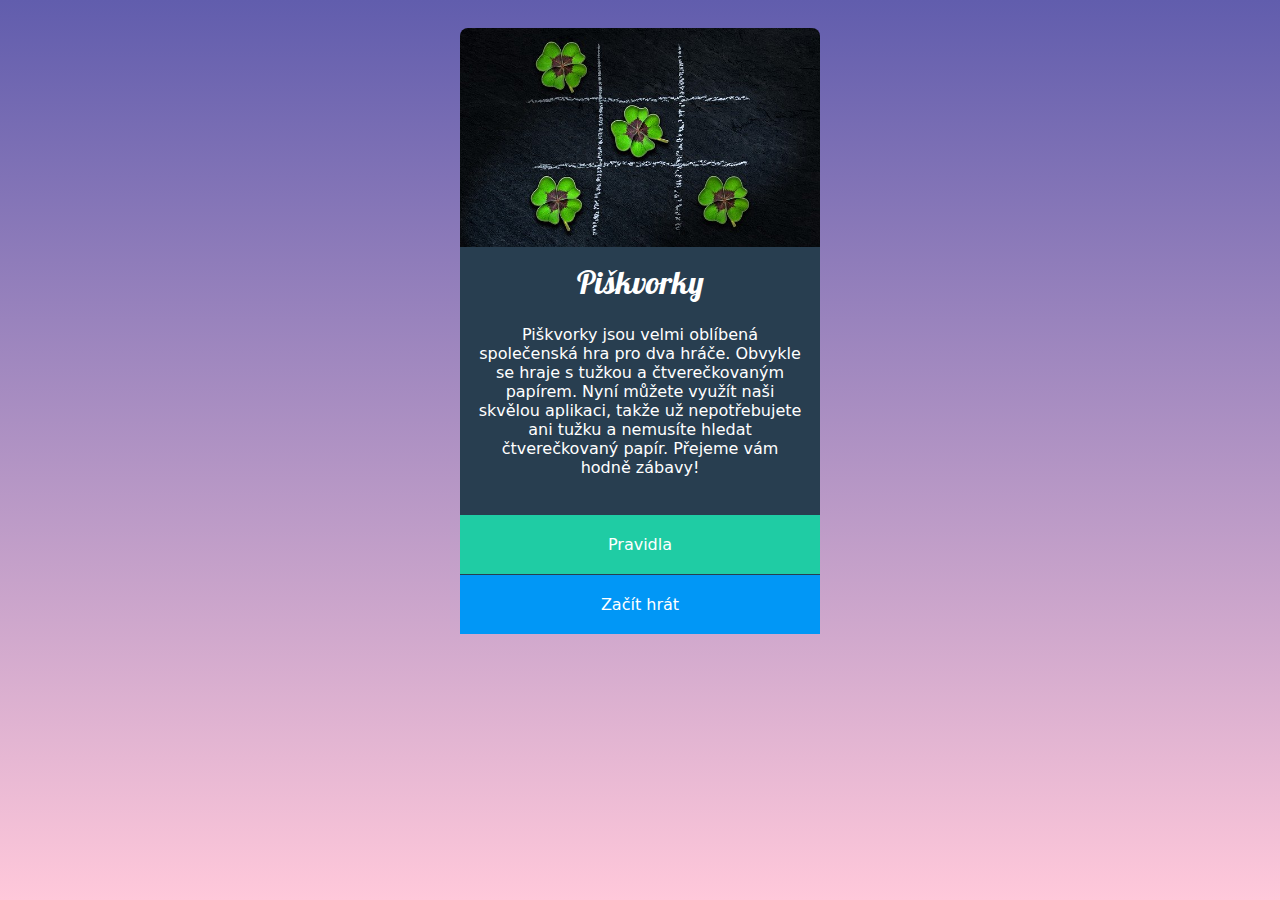
<file: index.html>
<!DOCTYPE html>
<html lang="cs">
  <head>
    <meta charset="UTF-8" />
    <meta http-equiv="X-UA-Compatible" content="IE=edge" />
    <meta name="viewport" content="width=device-width, initial-scale=1.0" />

    <title>Piskvorky</title>
    <link rel="stylesheet" href="style.css" />

    <link rel="preconnect" href="https://fonts.gstatic.com" />

    <link
      href="https://fonts.googleapis.com/css2?family=Lobster&display=swap"
      rel="stylesheet"
    />
  </head>

  <div class="kontejner2">
    <body class="body">
      <img
        class="obrazek1"
        src="uvodni.jpg"
        alt="zelené čtyřlístky na hracím poly"
      />
      <main class="main">
        <h1 class="nazev">Piškvorky</h1>

        <p class="popis">
          Piškvorky jsou velmi oblíbená společenská hra pro dva hráče. Obvykle
          se hraje s tužkou a čtverečkovaným papírem. Nyní můžete využít naši
          skvělou aplikaci, takže už nepotřebujete ani tužku a nemusíte hledat
          čtverečkovaný papír. Přejeme vám hodně zábavy!
        </p>
      </main>

      <nav class="odkazy1">
        <a class="pravidla1" href="pravidla.html">Pravidla</a>
        <a class="hrat1" href="hra.html">Začít hrát</a>
      </nav>
    </body>
  </div>
</html>
</file>
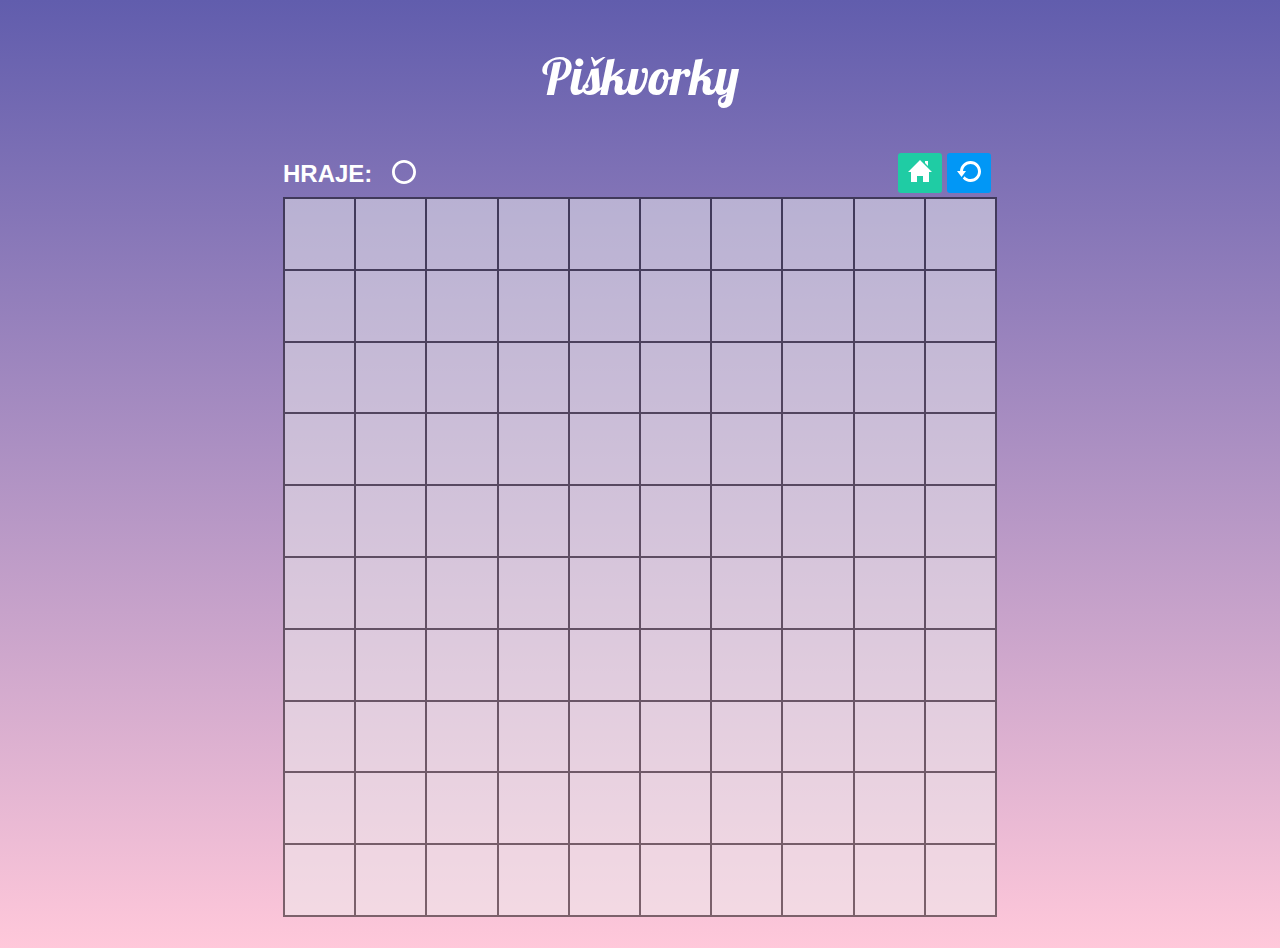
<file: hra.html>
<!DOCTYPE html>
<html lang="en">
  <head>
    <meta charset="UTF-8" />
    <meta http-equiv="X-UA-Compatible" content="IE=edge" />
    <meta name="viewport" content="width=device-width, initial-scale=1.0" />
    <title>Začít hrát</title>
    <link rel="stylesheet" href="style.css" />

    <link rel="preconnect" href="https://fonts.gstatic.com" />

    <link
      href="https://fonts.googleapis.com/css2?family=Lobster&display=swap"
      rel="stylesheet"
    />
  </head>

  <body class="body--hra">
    <h1 class="nazev--hra">Piškvorky</h1>

    <section class="hra--kontejner">
      <div class="hra--navigace">
        <div class="hra--navigace-ikon">
          <div class="navigace-ikon-leva">
            <div>HRAJE:</div>
            <img
              class="hra--circle"
              src="obrazky/circle.svg"
              alt="picture of player ikon"
            />
          </div>

          <div class="navigace-ikon-prava">
            <a class="navigace-ikon-prava-home" href="index.html"
              ><img src="obrazky/home.svg" alt="home"
            /></a>
            <a class="navigace-ikon-prava-restart" href="hra.html"
              ><img src="obrazky/restart.svg" alt="restart"
            /></a>
          </div>
        </div>

        <div id="fields" class="hra--hlavni--obsah">
          <button class="policko"></button>
          <button class="policko"></button>
          <button class="policko"></button>
          <button class="policko"></button>
          <button class="policko"></button>
          <button class="policko"></button>
          <button class="policko"></button>
          <button class="policko"></button>
          <button class="policko"></button>
          <button class="policko"></button>
          <button class="policko"></button>
          <button class="policko"></button>
          <button class="policko"></button>
          <button class="policko"></button>
          <button class="policko"></button>
          <button class="policko"></button>
          <button class="policko"></button>
          <button class="policko"></button>
          <button class="policko"></button>
          <button class="policko"></button>
          <button class="policko"></button>
          <button class="policko"></button>
          <button class="policko"></button>
          <button class="policko"></button>
          <button class="policko"></button>
          <button class="policko"></button>
          <button class="policko"></button>
          <button class="policko"></button>
          <button class="policko"></button>
          <button class="policko"></button>
          <button class="policko"></button>
          <button class="policko"></button>
          <button class="policko"></button>
          <button class="policko"></button>
          <button class="policko"></button>
          <button class="policko"></button>
          <button class="policko"></button>
          <button class="policko"></button>
          <button class="policko"></button>
          <button class="policko"></button>
          <button class="policko"></button>
          <button class="policko"></button>
          <button class="policko"></button>
          <button class="policko"></button>
          <button class="policko"></button>
          <button class="policko"></button>
          <button class="policko"></button>
          <button class="policko"></button>
          <button class="policko"></button>
          <button class="policko"></button>
          <button class="policko"></button>
          <button class="policko"></button>
          <button class="policko"></button>
          <button class="policko"></button>
          <button class="policko"></button>
          <button class="policko"></button>
          <button class="policko"></button>
          <button class="policko"></button>
          <button class="policko"></button>
          <button class="policko"></button>
          <button class="policko"></button>
          <button class="policko"></button>
          <button class="policko"></button>
          <button class="policko"></button>
          <button class="policko"></button>
          <button class="policko"></button>
          <button class="policko"></button>
          <button class="policko"></button>
          <button class="policko"></button>
          <button class="policko"></button>
          <button class="policko"></button>
          <button class="policko"></button>
          <button class="policko"></button>
          <button class="policko"></button>
          <button class="policko"></button>
          <button class="policko"></button>
          <button class="policko"></button>
          <button class="policko"></button>
          <button class="policko"></button>
          <button class="policko"></button>
          <button class="policko"></button>
          <button class="policko"></button>
          <button class="policko"></button>
          <button class="policko"></button>
          <button class="policko"></button>
          <button class="policko"></button>
          <button class="policko"></button>
          <button class="policko"></button>
          <button class="policko"></button>
          <button class="policko"></button>
          <button class="policko"></button>
          <button class="policko"></button>
          <button class="policko"></button>
          <button class="policko"></button>
          <button class="policko"></button>
          <button class="policko"></button>
          <button class="policko"></button>
          <button class="policko"></button>
          <button class="policko"></button>
          <button class="policko"></button>
        </div>
      </div>
    </section>

    <script src="index.js"></script>
  </body>
</html>
</file>
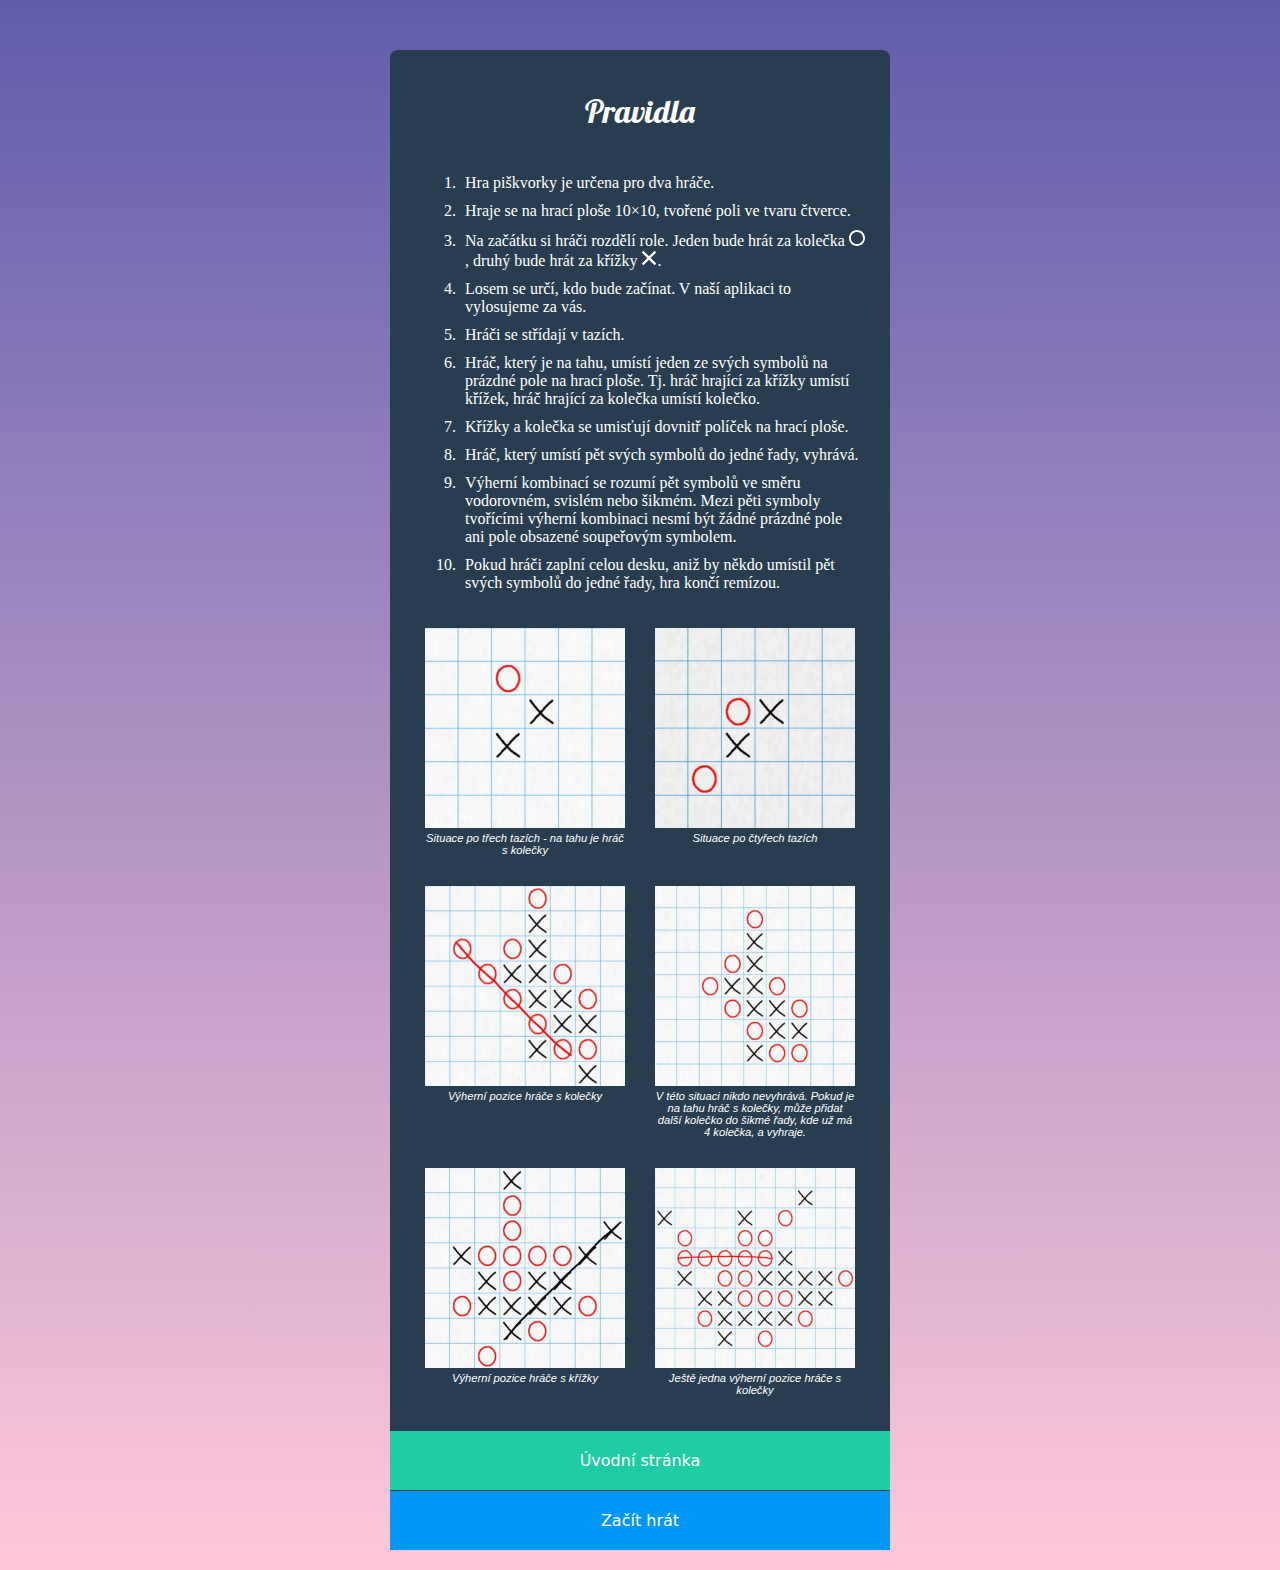
<file: pravidla.html>
<!DOCTYPE html>
<html lang="cs">
  <head>
    <meta charset="UTF-8" />
    <meta http-equiv="X-UA-Compatible" content="IE=edge" />
    <meta name="viewport" content="width=device-width, initial-scale=1.0" />
    <link rel="stylesheet" href="style.css" />
    <link
      href="https://fonts.googleapis.com/css2?family=Lobster&display=swap"
      rel="stylesheet"
    />
    <title>Piskvorky pravidla</title>
  </head>

  <body class="body--pravidla">
    <main class="main1">
      <h1 class="nazev--pravidla">Pravidla</h1>

      <ol class="pravidla--vycet--No.">
        <li class="pravidla--vycet--No.1">
          Hra piškvorky je určena pro dva hráče.
        </li>
        <li class="pravidla--vycet--No.2">
          Hraje se na hrací ploše 10×10, tvořené poli ve tvaru čtverce.
        </li>
        <li class="pravidla--vycet--No.3">
          Na začátku si hráči rozdělí role. Jeden bude hrát za kolečka
          <img class="circle" src="obrazky/circle.svg" alt="znak kolecka" />
          , druhý bude hrát za křížky
          <img class="cross" src="obrazky/cross.svg" alt="znak krizku" />.
        </li>
        <li class="pravidla--vycet--No.4">
          Losem se určí, kdo bude začínat. V naší aplikaci to vylosujeme za vás.
        </li>
        <li class="pravidla--vycet--No.5">Hráči se střídají v tazích.</li>
        <li class="pravidla--vycet--No.6">
          Hráč, který je na tahu, umístí jeden ze svých symbolů na prázdné pole
          na hrací ploše. Tj. hráč hrající za křížky umístí křížek, hráč hrající
          za kolečka umístí kolečko.
        </li>
        <li class="pravidla--vycet--No.7">
          Křížky a kolečka se umisťují dovnitř políček na hrací ploše.
        </li>
        <li class="pravidla--vycet--No.8">
          Hráč, který umístí pět svých symbolů do jedné řady, vyhrává.
        </li>
        <li class="pravidla--vycet--No.9">
          Výherní kombinací se rozumí pět symbolů ve směru vodorovném, svislém
          nebo šikmém. Mezi pěti symboly tvořícími výherní kombinaci nesmí být
          žádné prázdné pole ani pole obsazené soupeřovým symbolem.
        </li>
        <li class="pravidla--vycet--No.10">
          Pokud hráči zaplní celou desku, aniž by někdo umístil pět svých
          symbolů do jedné řady, hra končí remízou.
        </li>
      </ol>
      <div class="vycet--obrazek">
        <figure class="vycet--obrazek--Sc.1">
          <img
            class="obrazek"
            src="obrazky/instructions-01.jpg"
            alt="Situace po třech tazích - na tahu je hráč s kolečky"
          />
          <figcaption>
            Situace po třech tazích - na tahu je hráč s kolečky
          </figcaption>
        </figure>

        <figure class="vycet--obrazek--Sc.2">
          <img
            class="obrazek"
            src="obrazky/instructions-02.jpg"
            alt="Situace po čtyřech tazích"
          />
          <figcaption>Situace po čtyřech tazích</figcaption>
        </figure>

        <figure class="vycet--obrazek--Sc.3">
          <img
            class="obrazek"
            src="obrazky/instructions-03.jpg"
            alt="Situace po čtyřech tazích"
          />
          <figcaption>Výherní pozice hráče s kolečky</figcaption>
        </figure>

        <figure class="vycet--obrazek--Sc.4">
          <img
            class="obrazek"
            src="obrazky/instructions-04.jpg"
            alt=" 4 kolečka, a vyhraje."
          />
          <figcaption>
            V této situaci nikdo nevyhrává. Pokud je na tahu hráč s kolečky,
            může přidat další kolečko do šikmé řady, kde už má 4 kolečka, a
            vyhraje.
          </figcaption>
        </figure>

        <figure class="vycet--obrazek--Sc.5">
          <img
            class="obrazek"
            src="obrazky/instructions-05.jpg"
            alt="má 4 kolečka, a vyhraje."
          />
          <figcaption>Výherní pozice hráče s křížky</figcaption>
        </figure>

        <figure>
          <img class="obrazek" src="obrazky/instructions-06.jpg" alt="neco" />

          <figcaption>Ještě jedna výherní pozice hráče s kolečky</figcaption>
        </figure>
      </div>
    </main>

    <nav class="odkazy--stranky">
      <a class="uvodni--stranka" href="index.html">Úvodní stránka</a>
      <a class="hrat--stranka" href="hra.html">Začít hrát</a>
    </nav>
  </body>
</html>
</file>
<file: style.css>
html {
  box-sizing: border-box;
}
*,
::after,
::before {
  box-sizing: inherit;
}

html {
  background-image: linear-gradient(#615dad, #ffc8da);
  min-height: -webkit-fill-available;
}

.kontejner2 {
  display: block;
  border-radius: 15px;
  display: flex;
  flex-direction: column;
  color: white;
  padding: 20px;
  align-self: center;
  align-items: center;
  width: 400px;
  height: 600px;
  position: relative;
  position: 50px;
  margin: auto;
}

.body {
  flex-grow: 1;
}

.obrazek1 {
  border-radius: 8px 8px 0 0;
  position: 0px;
  flex-wrap: initial;
  order: 1;
  display: block;
  align-self: center;
  max-inline-size: 100%;
  max-width: 100%;
  height: auto;
}

.main {
  flex-grow: 1;
  order: 2;
  background-color: #283e50;
  display: block;
  display: flex;
  padding: 15px 10px;
  flex-direction: column;
}

.nazev {
  flex-grow: 1;
  background-color: #283e50;
  text-align: center;
  font-family: 'Lobster', cursive;
  font-weight: lighter;
  margin: auto;
}
.popis {
  flex-grow: 1;
  align-self: center;
  text-align: center;
  font-family: system-ui;
  padding: 7px;
}
.odkazy1 {
  flex-grow: initial;
  order: 3;
  flex-direction: column;
  display: flex;
  align-self: stretch;
  color: white;
  text-align: center;
  font-family: system-ui;
}
.pravidla1 {
  flex-grow: 1;
  background-color: #1fcca4;
  max-inline-size: 100%;
  display: inline-block;
  text-decoration: none;
  padding: 20px;
  color: white;
}

a.pravidla1:hover,
:focus {
  background-color: #1cbb96;
}
.hrat1 {
  flex-grow: 1;
  background-color: #0197f6;
  max-inline-size: 100%;
  display: inline-block;
  text-decoration: none;
  padding: 20px;
  color: white;
  border-top: #283e50 1px solid;
}
a.hrat1:hover,
:focus {
  background-color: #0090e9;
}
/*----------pravidla------------------------*/
.body--pravidla {
  color: white;
  padding-top: 50px;
  padding-bottom: 20px;
  width: 300px;
  margin: auto;
}

h1,
.nazev--pravidla {
  text-align: center;
  font-family: 'Lobster', cursive;
  font-weight: lighter;
}

.main1 {
  flex-grow: 1;
  order: 2;
  background-color: #283e50;
  border-top-right-radius: 8px;
  border-top-left-radius: 8px;
  display: block;
  display: flex;
  padding: 15px 10px;
  flex-direction: column;
  padding: 20px;
  width: 300px;
}
/*
.odkazy--stranky {
  width: 300px;
}*/
.odkazy--stranky {
  flex-grow: initial;
  flex-direction: column;
  display: flex;
  align-self: stretch;
  color: white;
  text-align: center;
  font-family: system-ui;
}
.uvodni--stranka {
  flex-grow: 1;
  background-color: #1fcca4;
  max-inline-size: 100%;
  display: inline-block;
  text-decoration: none;
  padding: 20px;
  color: white;
}
a:hover.uvodni--stranka,
.navigace-ikon-prava-home {
  background-color: #1cbb96;
}

.hrat--stranka {
  flex-grow: 1;
  background-color: #0197f6;
  max-inline-size: 100%;
  display: inline-block;
  text-decoration: none;
  padding: 20px;
  color: white;
  border-top: #283e50 1px solid;
}
a:hover.hrat--stranka {
  background-color: #0090e9;
}

.obrazek {
  max-width: 100%;
  height: auto;
}
.circle,
.cross {
  width: 1em;
  height: 1em;
  filter: invert(100%);
}

.vycet--obrazek {
  display: flex;
  flex-direction: column;
  font-family: system-ui;
  font-style: italic;
  text-align: center;
}

figcaption {
  font-size: 0.7rem;
  font-family: sans-serif;
}
figure {
  margin: auto;
  padding: 15px;
}

ol li {
  margin-left: 10px;
  padding: 5px;
}

@media (min-width: 540px) {
  .vycet--obrazek {
    flex-direction: row;
    flex-wrap: wrap;
  }
  figure {
    width: 50%;
    margin-inline-end: 0px;
    margin-inline-start: 0px;
    margin-top: 0px;
    margin-bottom: 0px;
  }
  .main1 {
    width: 500px;
  }
  .odkazy--stranky {
    width: 500px;
  }

  .body--pravidla {
    width: 500px;
  }

  ol li {
    margin-left: 10px;
    padding: 5px;
  }
}
/*-----------------------------hra--------------------------*/

.body--hra {
  max-width: 100vw;
  background-repeat: no-repeat;
  background-attachment: fixed;
  padding: 3px;
  align-items: center;
  text-align: center;
  font-family: 'Arial', sans-serif;
  color: white;
  font-size: 17px;
  font-weight: 500;
  margin-inline: auto;
}

.hra--kontejner {
  padding: 10px 0 10px 0;
  margin-bottom: 10px;
}

.navigace-ikon-leva {
  display: flex;
  flex-grow: 1;
  text-align: left;
  padding: 1px 0 1px 0;
  margin: 0;
  font-size: 18px;
  font-size: x-large;
  font-weight: 700;
}
.navigace-ikon-leva img {
  filter: invert(100%);
  margin-block-end: auto;
  padding-left: 20px;
}

.hra--navigace-ikon {
  display: flex;
  align-items: center;
}

.navigace-ikon-prava {
  padding: 6px;
  margin-left: 10px;
  border-radius: 4px;
  margin-bottom: 1px;
  padding: 8px 6px;
}

.navigace-ikon-prava-home {
  background-color: #1fcca4;
  border-radius: 3px;
  padding: 15px 10px 6px 10px;
}

.navigace-ikon-prava-restart {
  background-color: #0197f6;
  border-radius: 3px;
  padding: 15px 10px 6px 10px;
  margin: auto;
}

.hra--hlavni--obsah {
  min-height: 80vmin;
  width: 100%;
  display: flex;
  line-height: 0;
  flex-wrap: wrap;
  background-color: rgb(226, 207, 211);
  opacity: 0.5;
  border: 0.2px solid black;
}

button {
  flex-basis: 10%;
  flex-grow: 1;
  border: 0.8px solid black;
  max-height: initial;
  cursor: pointer;
}

/*Zkusila bych dát šířku 10 % z rodiče, kterému bych nastavila max-width 80vmin, aby se ti to nerozšiřovalo na větších obrazovkách.*/

.body--hra {
  max-width: 80vmin;
}

/*-------------nastylovani tridy po kliknuti-stylovani pro Java Script, kdyz se zmeni trida*/

.policko_hraje_kolecko {
  background-image: url('obrazky/circle.svg');
  background-size: 80%;
  background-repeat: no-repeat;
  background-position: center center;
}

.policko_hraje_krizek {
  background-image: url('obrazky/cross.svg');
  background-size: 80%;
  background-repeat: no-repeat;
  background-position: center center;
}
/*-dodelavky opravy*/
.policko:hover {
  background-color: gray;
}

:focus {
  background-color: gray;
}

a:hover.navigace-ikon-prava-restart {
  background-color: #0090e9;
}

a:hover.navigace-ikon-prava-home {
  background-color: #1cbb96;
}

.nazev--hra {
  font-size: 50px;
}
</file>
